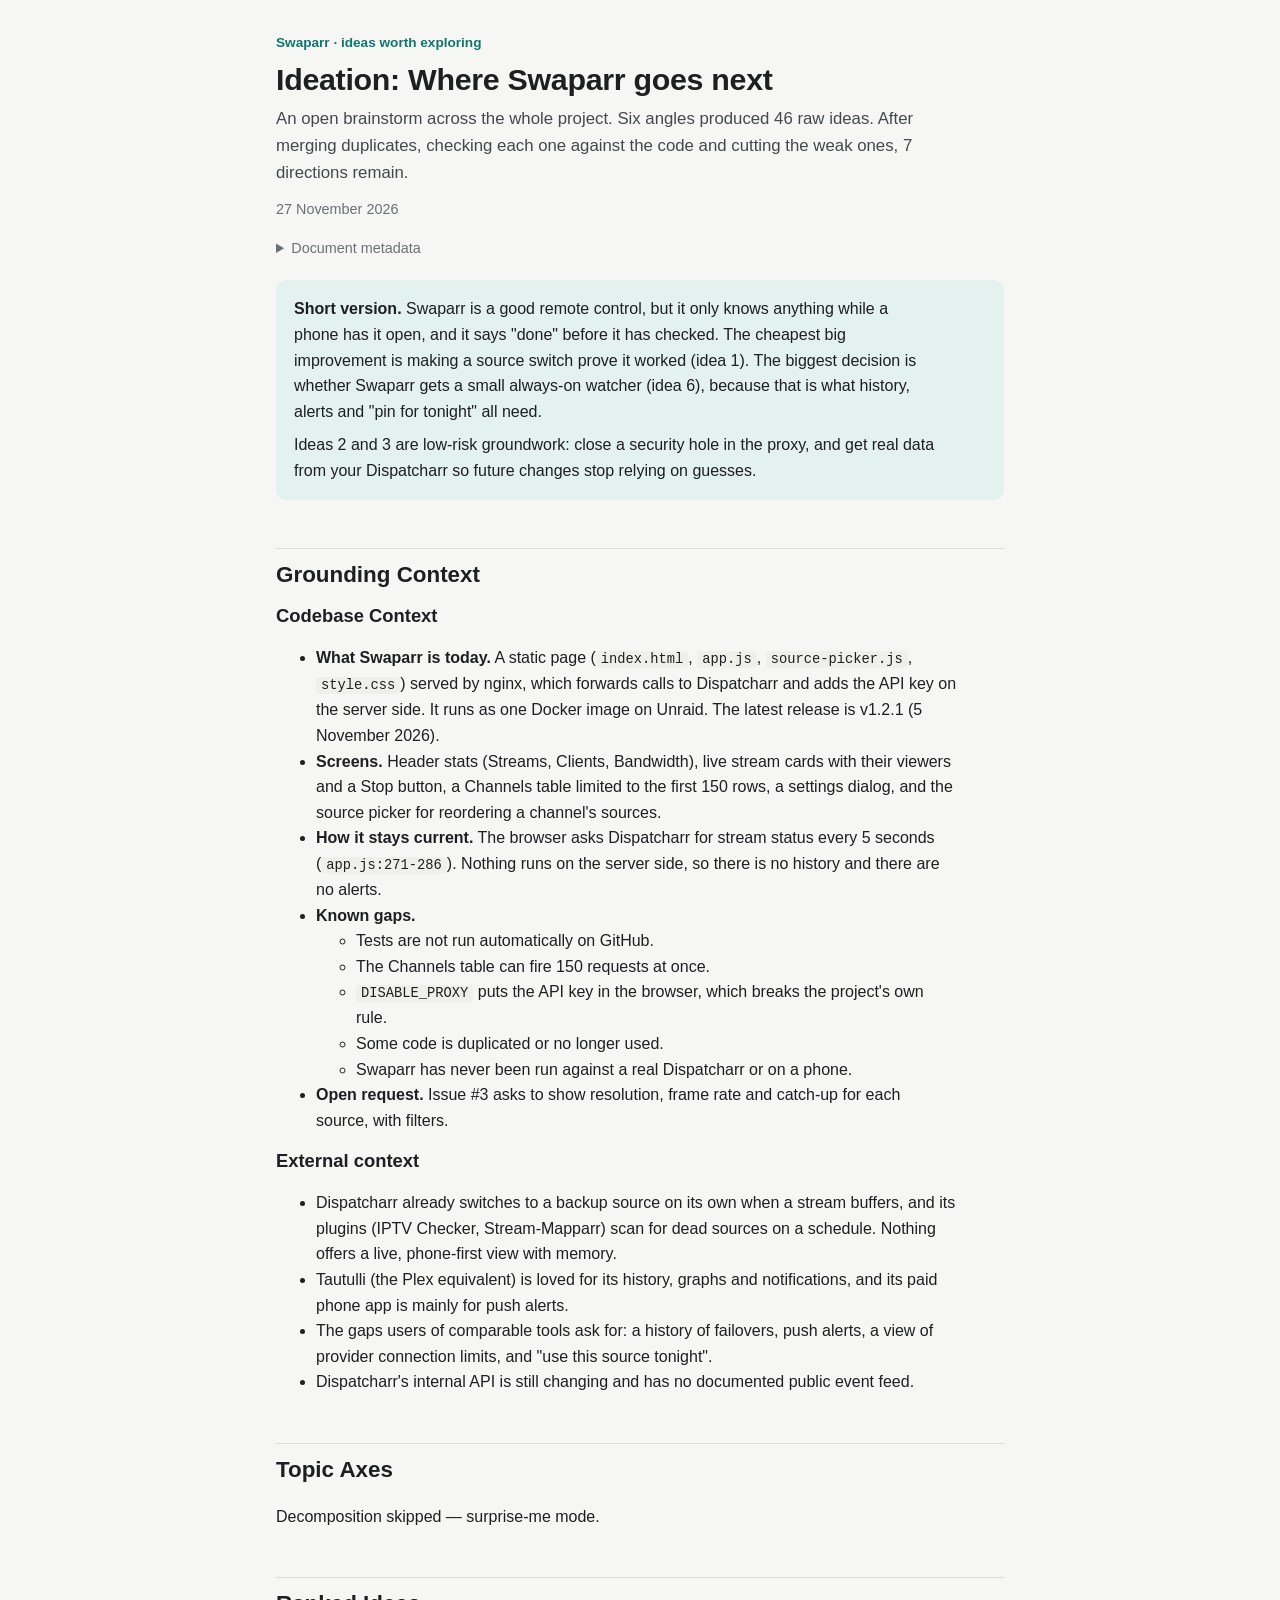
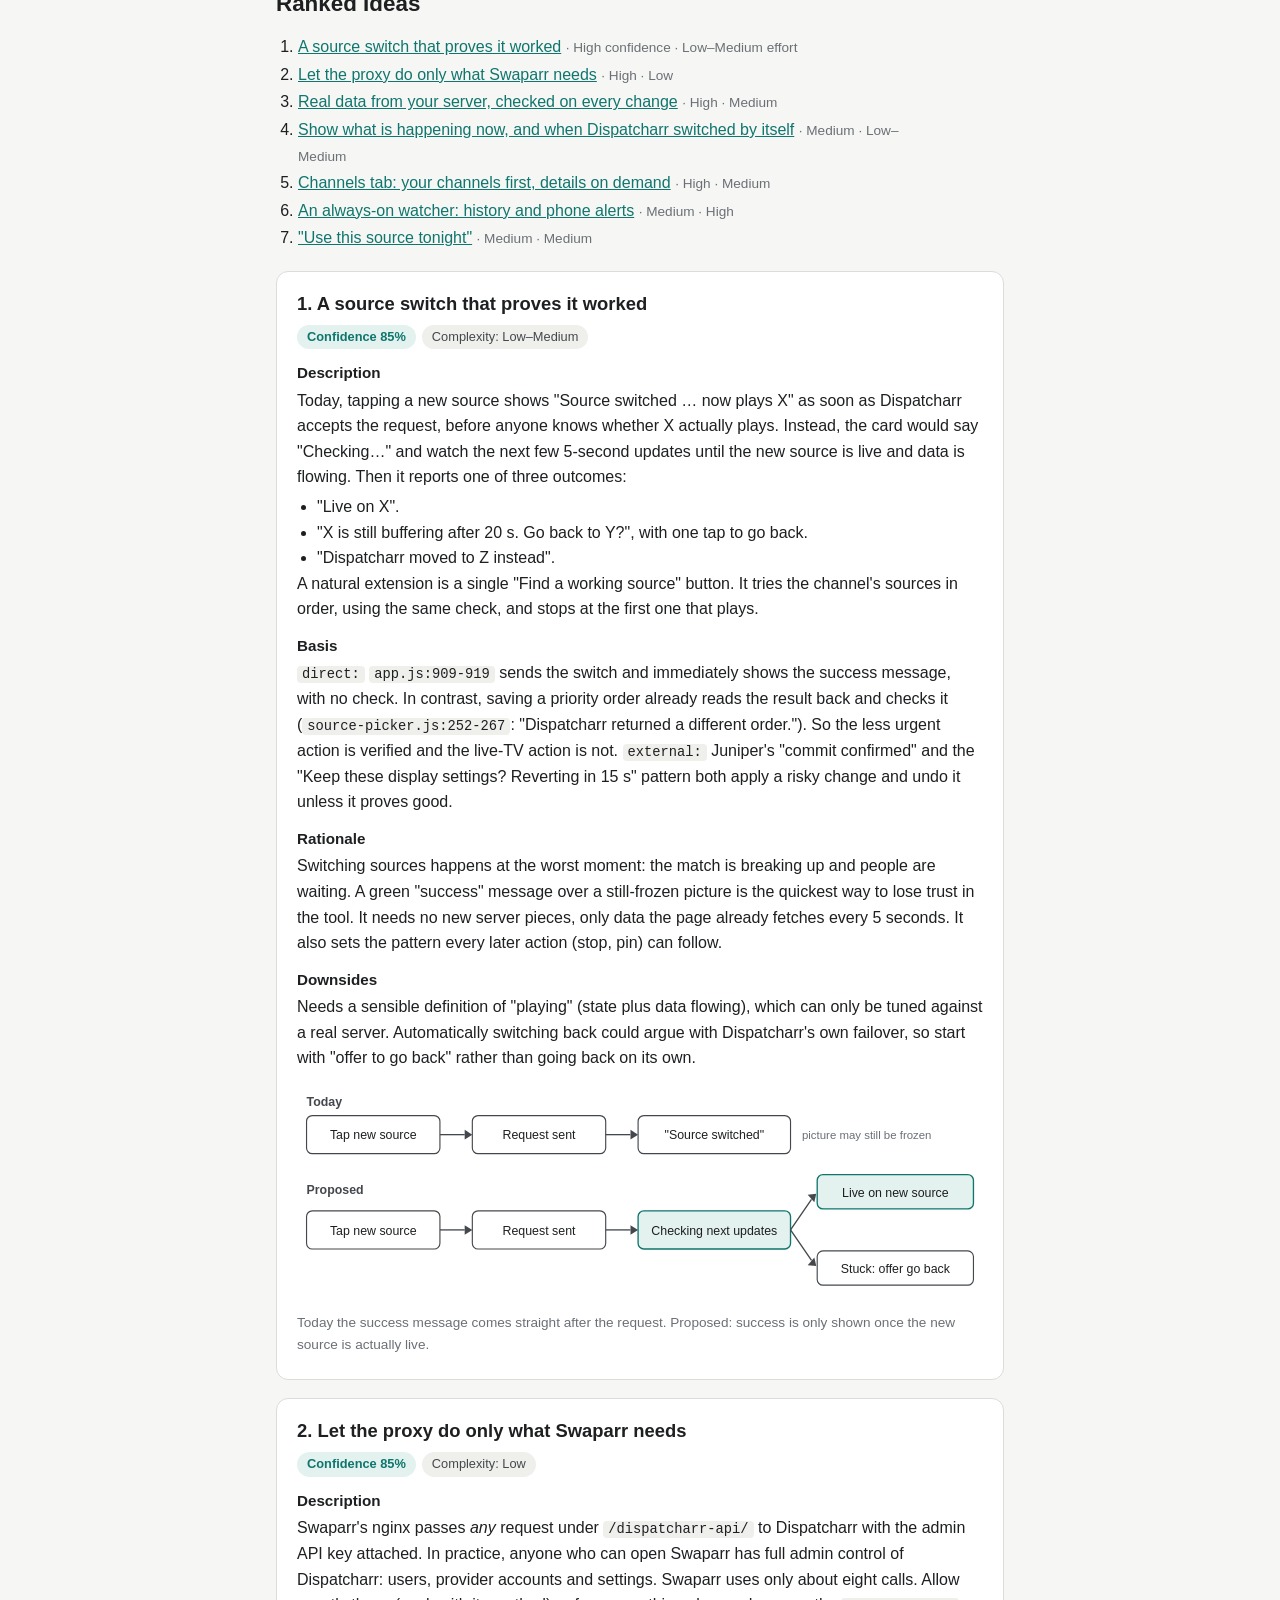
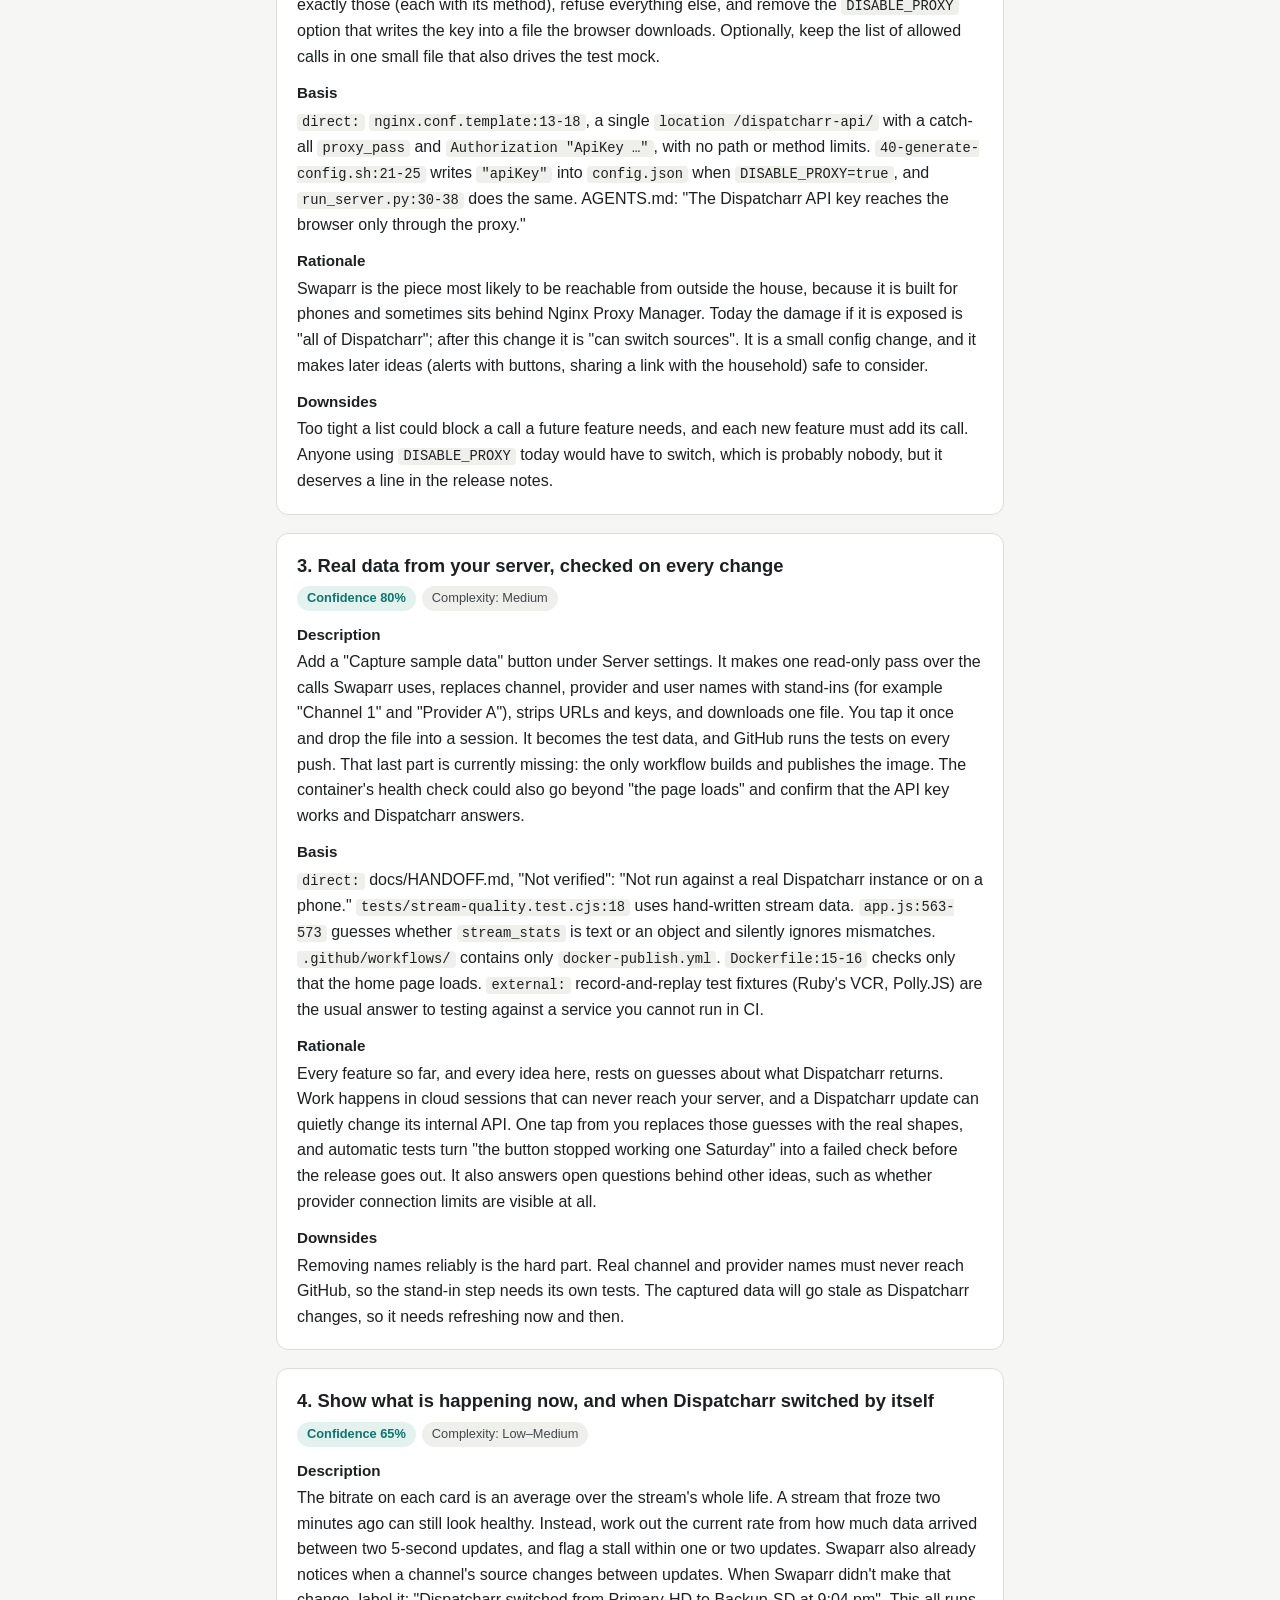
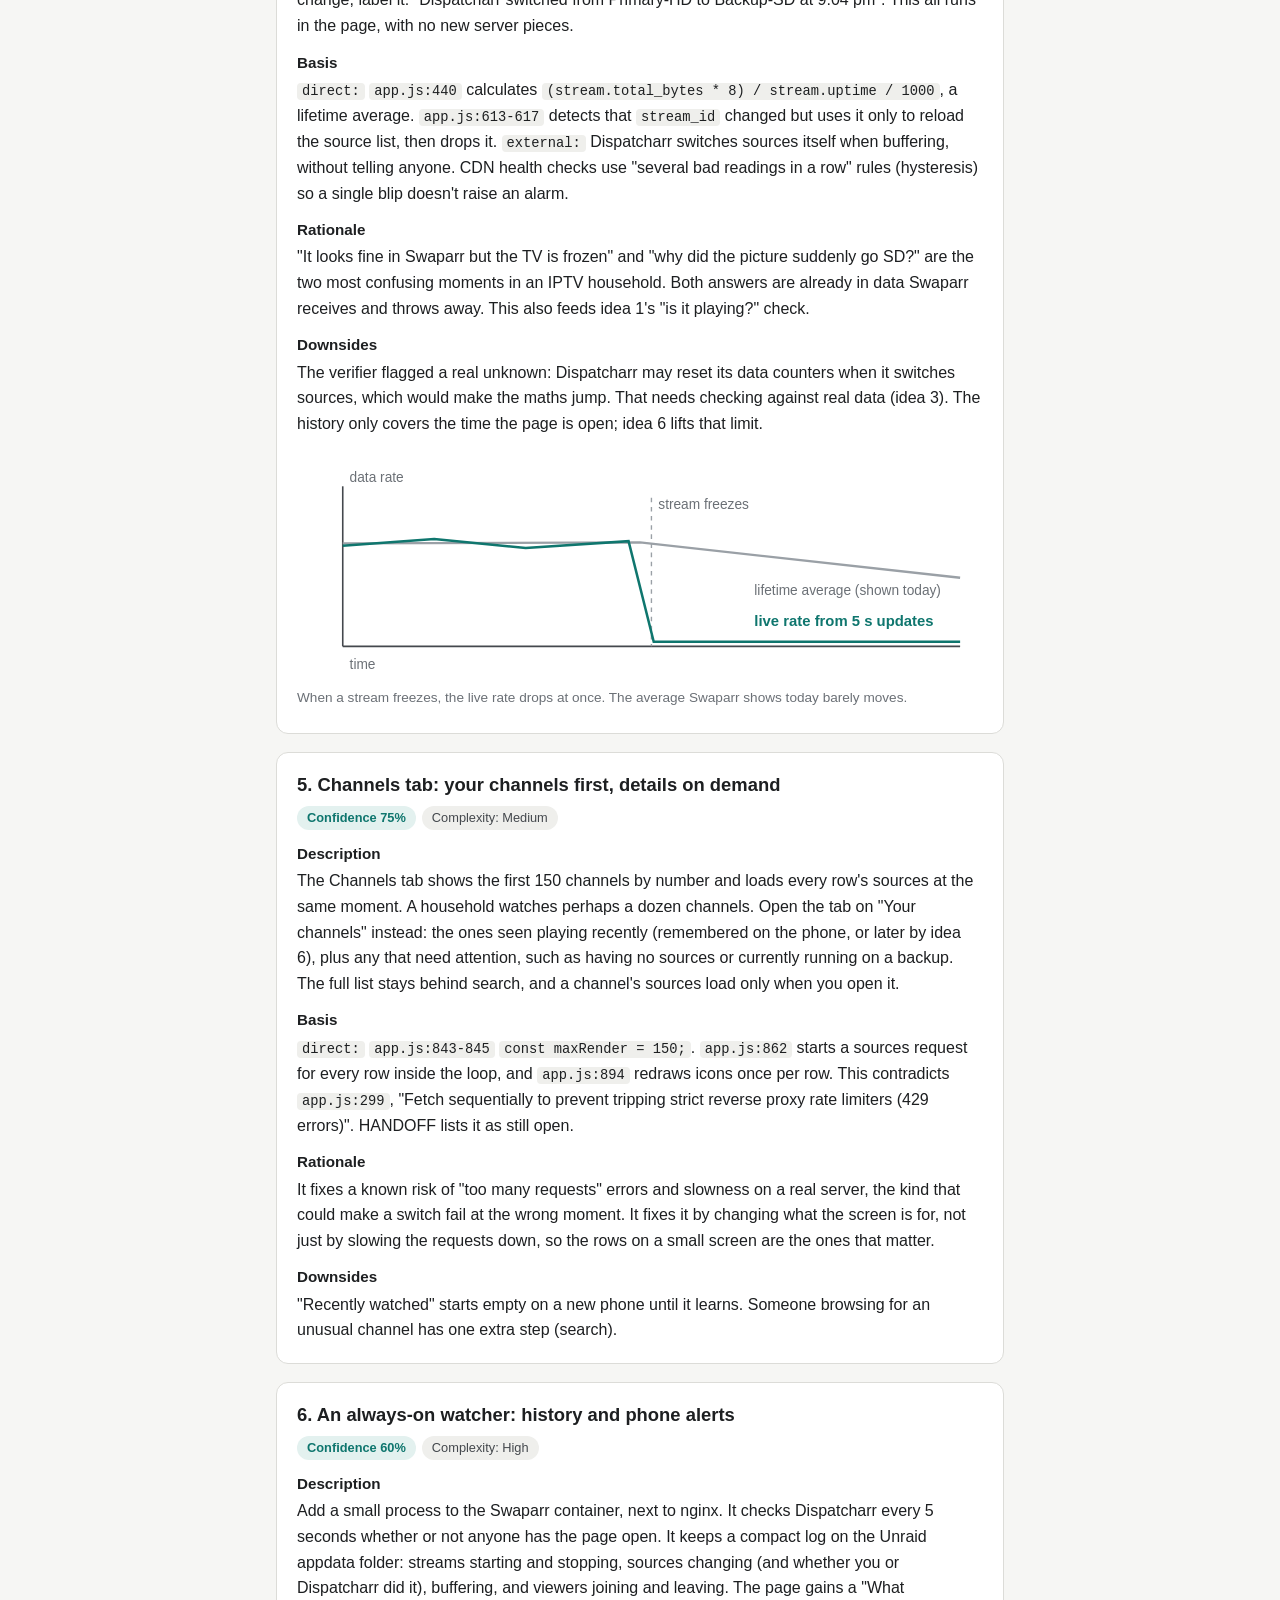
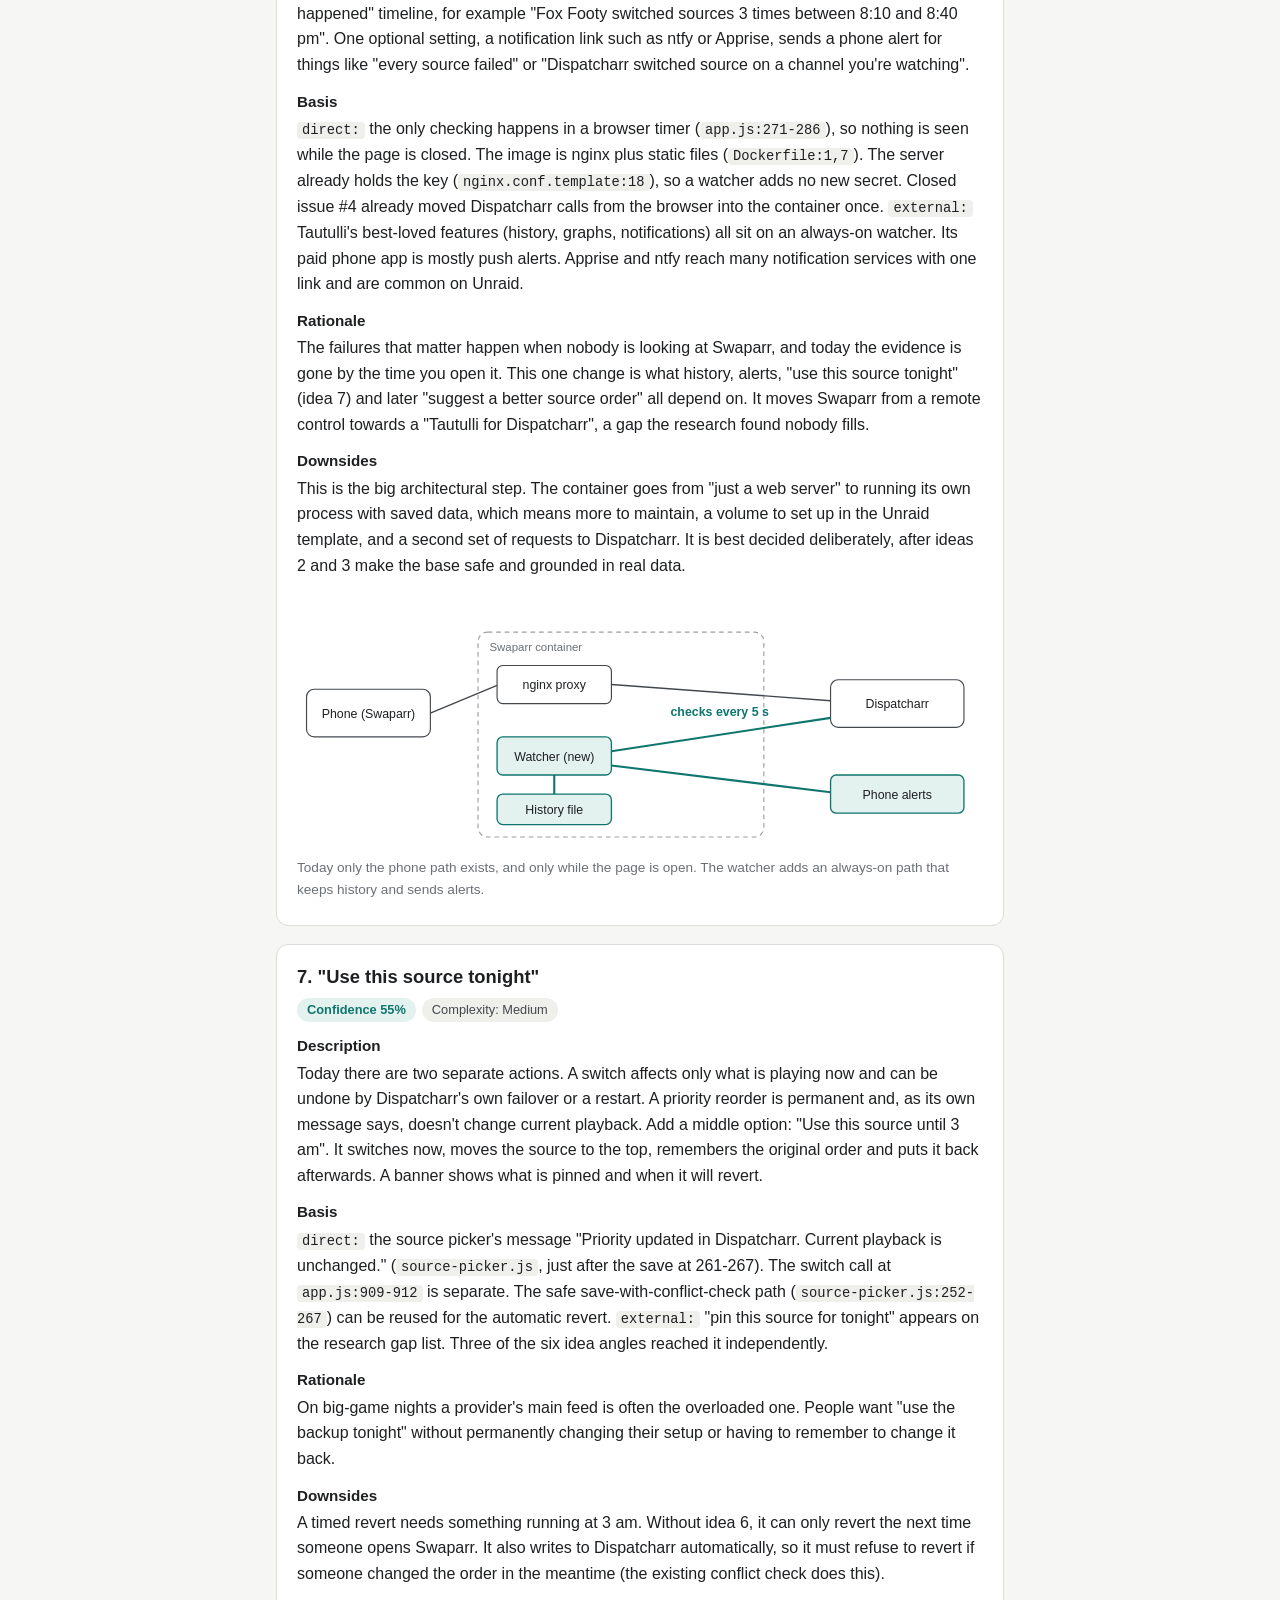
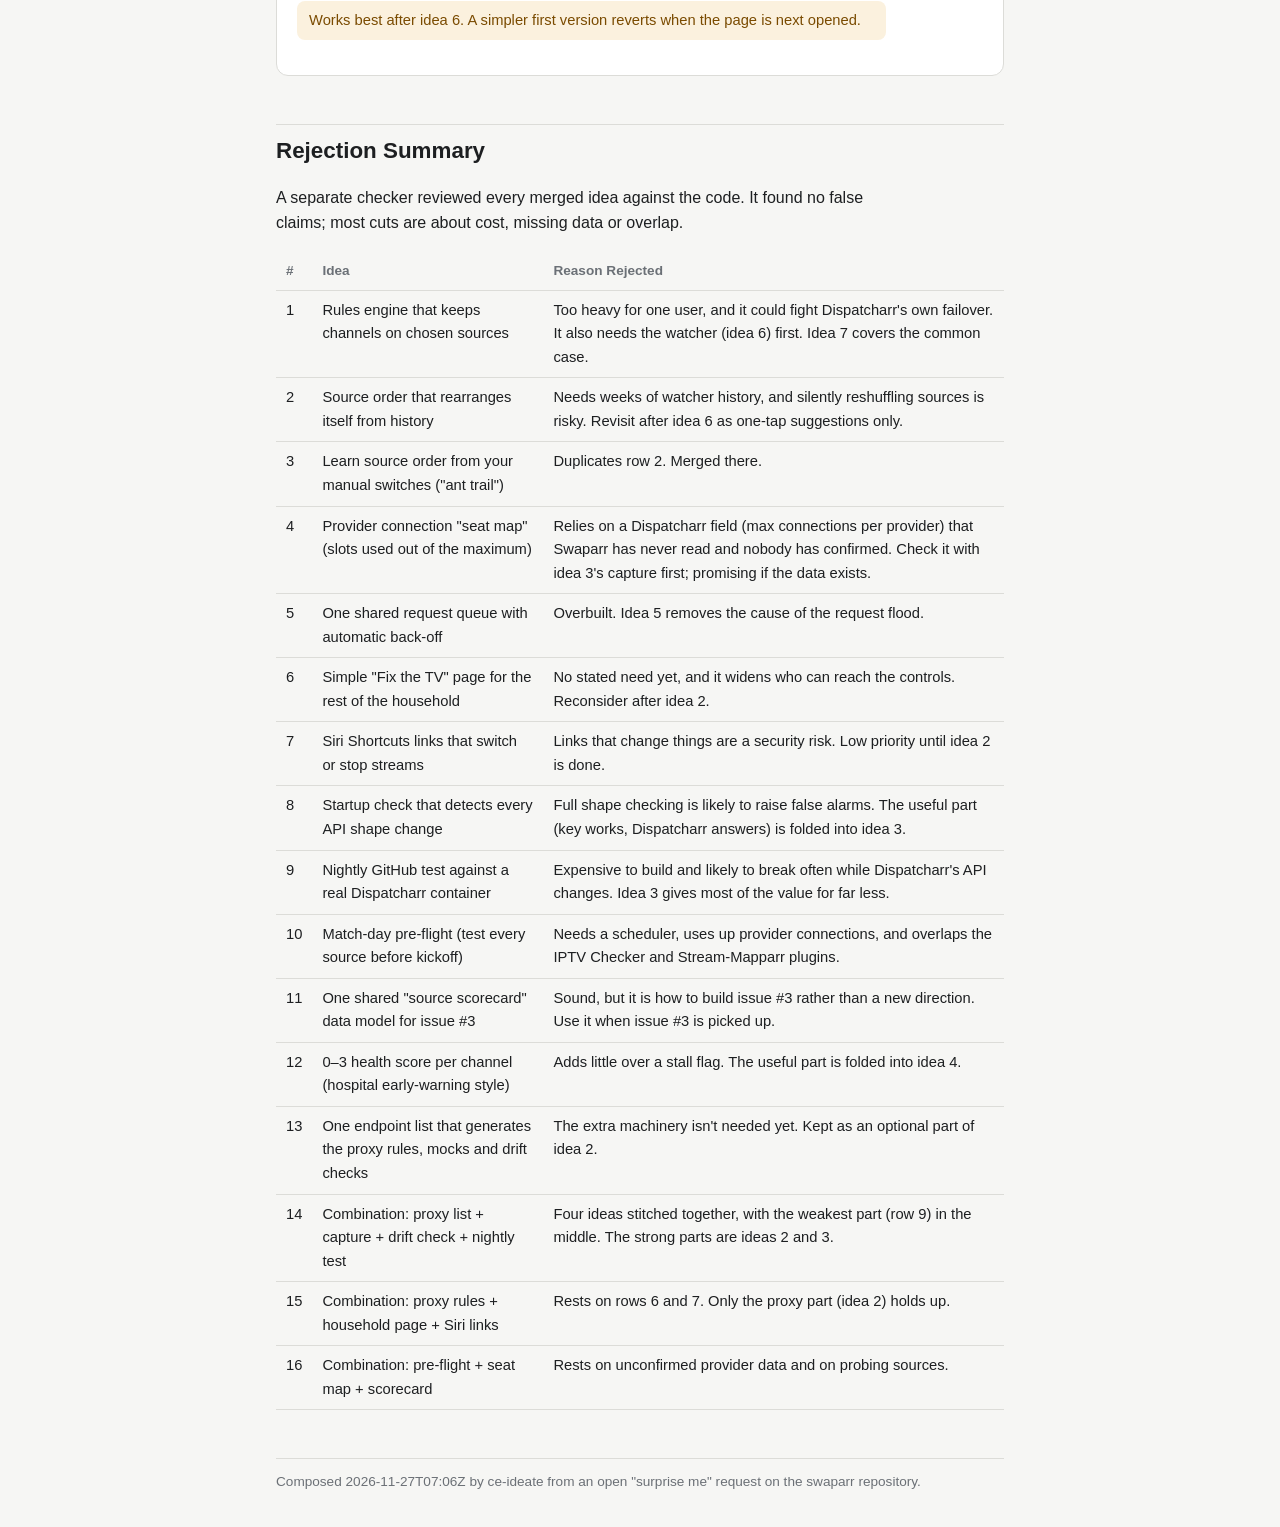
<file: docs/ideation/2026-11-27-open-ideation.html>
<!doctype html>
<html lang="en-AU">
<head>
<meta charset="utf-8">
<meta name="viewport" content="width=device-width, initial-scale=1">
<title>Ideation: Where Swaparr goes next</title>
<style>
  :root {
    --bg: #f6f6f4;
    --surface: #ffffff;
    --ink: #1d1f21;
    --ink-2: #44484d;
    --ink-3: #6b7076;
    --line: #dcdcd8;
    --accent: #0f766e;
    --accent-tint: #e3f1ef;
    --warn-tint: #fbf1de;
    --warn-ink: #7a4b00;
    --code-bg: #efefec;
    --svg-box: #ffffff;
    --svg-stroke: #44484d;
    --svg-muted: #9aa0a6;
  }
  @media (prefers-color-scheme: dark) {
    :root {
      --bg: #161718;
      --surface: #1f2123;
      --ink: #ececea;
      --ink-2: #c2c4c6;
      --ink-3: #93979b;
      --line: #34373a;
      --accent: #4fb8ad;
      --accent-tint: #1d3532;
      --warn-tint: #3a2f1a;
      --warn-ink: #f0c97a;
      --code-bg: #2a2c2f;
      --svg-box: #24272a;
      --svg-stroke: #c2c4c6;
      --svg-muted: #6b7076;
    }
  }
  * { box-sizing: border-box; }
  html { -webkit-text-size-adjust: 100%; }
  body {
    margin: 0;
    background: var(--bg);
    color: var(--ink);
    font: 16px/1.6 -apple-system, BlinkMacSystemFont, "Segoe UI", Roboto, "Helvetica Neue", Arial, sans-serif;
  }
  main { max-width: 760px; margin: 0 auto; padding: 32px 16px 48px; }
  header h1 { font-size: 1.9rem; line-height: 1.25; margin: 0 0 8px; letter-spacing: -0.01em; }
  .eyebrow { font-size: 0.85rem; color: var(--accent); font-weight: 600; margin: 0 0 6px; }
  .dek { color: var(--ink-2); margin: 0 0 12px; font-size: 1.05rem; }
  .byline { color: var(--ink-3); font-size: 0.9rem; margin: 0; }
  details.meta { margin: 16px 0 8px; font-size: 0.9rem; color: var(--ink-2); }
  details.meta summary { cursor: pointer; color: var(--ink-3); }
  details.meta dl { display: grid; grid-template-columns: max-content 1fr; gap: 4px 16px; margin: 8px 0 0; }
  details.meta dt { font-family: ui-monospace, SFMono-Regular, Menlo, monospace; color: var(--ink-3); }
  details.meta dd { margin: 0; }
  h2 { font-size: 1.4rem; margin: 48px 0 12px; padding-top: 8px; border-top: 1px solid var(--line); }
  h3 { font-size: 1.15rem; margin: 0 0 8px; line-height: 1.35; }
  p, li { max-width: 72ch; }
  code { font-family: ui-monospace, SFMono-Regular, Menlo, monospace; font-size: 0.86em; background: var(--code-bg); padding: 1px 5px; border-radius: 4px; word-break: break-word; }
  a { color: var(--accent); }
  .summary-box { background: var(--accent-tint); border-radius: 10px; padding: 16px 18px; margin: 20px 0; }
  .summary-box p { margin: 0 0 8px; }
  .summary-box p:last-child { margin-bottom: 0; }
  ol.jump { padding-left: 22px; margin: 0 0 20px; }
  ol.jump li { margin: 2px 0; }
  ol.jump .tag { color: var(--ink-3); font-size: 0.85rem; }
  article.idea { background: var(--surface); border: 1px solid var(--line); border-radius: 12px; padding: 20px; margin: 18px 0; }
  .chips { display: flex; flex-wrap: wrap; gap: 6px; margin: 0 0 12px; }
  .chip { font-size: 0.8rem; padding: 2px 10px; border-radius: 999px; background: var(--code-bg); color: var(--ink-2); }
  .chip.conf { background: var(--accent-tint); color: var(--accent); font-weight: 600; }
  article.idea dl { margin: 0; }
  article.idea dt { font-weight: 650; margin-top: 12px; font-size: 0.95rem; }
  article.idea dd { margin: 2px 0 0; color: var(--ink); }
  article.idea dd ul { margin: 4px 0 0; padding-left: 20px; }
  .depends { background: var(--warn-tint); color: var(--warn-ink); border-radius: 8px; padding: 8px 12px; margin-top: 14px; font-size: 0.92rem; }
  figure { margin: 16px 0 4px; }
  .svg-wrap { overflow-x: auto; }
  figure svg { display: block; width: 100%; min-width: 520px; height: auto; }
  figcaption { font-size: 0.85rem; color: var(--ink-3); margin-top: 6px; }
  svg .box { fill: var(--svg-box); stroke: var(--svg-stroke); stroke-width: 1.2; }
  svg .box-accent { fill: var(--accent-tint); stroke: var(--accent); stroke-width: 1.4; }
  svg .box-dash { fill: none; stroke: var(--svg-muted); stroke-width: 1.2; stroke-dasharray: 5 4; }
  svg .ln { stroke: var(--svg-stroke); stroke-width: 1.4; fill: none; }
  svg .ln-accent { stroke: var(--accent); stroke-width: 2.2; fill: none; }
  svg .ln-muted { stroke: var(--svg-muted); stroke-width: 2; fill: none; }
  svg .ln-dash { stroke: var(--svg-muted); stroke-width: 1.2; stroke-dasharray: 4 4; fill: none; }
  svg text { fill: var(--ink); font: 13px -apple-system, BlinkMacSystemFont, "Segoe UI", Roboto, sans-serif; }
  svg text.muted { fill: var(--ink-3); font-size: 12px; }
  svg text.lbl { font-weight: 600; fill: var(--ink-2); }
  svg text.acc { fill: var(--accent); font-weight: 600; }
  .table-wrap { overflow-x: auto; }
  table { border-collapse: collapse; width: 100%; font-size: 0.92rem; min-width: 520px; }
  th, td { text-align: left; vertical-align: top; padding: 8px 10px; border-bottom: 1px solid var(--line); }
  th { color: var(--ink-3); font-weight: 600; font-size: 0.85rem; }
  footer.composition-signal { margin-top: 48px; padding-top: 12px; border-top: 1px solid var(--line); color: var(--ink-3); font-size: 0.85rem; }
</style>
</head>
<body>
<main>

<header>
  <p class="eyebrow">Swaparr · ideas worth exploring</p>
  <h1>Ideation: Where Swaparr goes next</h1>
  <p class="dek">An open brainstorm across the whole project. Six angles produced 46 raw ideas. After merging duplicates, checking each one against the code and cutting the weak ones, 7 directions remain.</p>
  <p class="byline"><time datetime="2026-11-27">27 November 2026</time></p>
</header>

<details class="meta">
  <summary>Document metadata</summary>
  <dl>
    <dt>date</dt><dd>2026-11-27</dd>
    <dt>topic</dt><dd>open-ideation</dd>
    <dt>mode</dt><dd>repo-grounded</dd>
  </dl>
</details>

<div class="summary-box">
  <p><strong>Short version.</strong> Swaparr is a good remote control, but it only knows anything while a phone has it open, and it says "done" before it has checked. The cheapest big improvement is making a source switch prove it worked (idea 1). The biggest decision is whether Swaparr gets a small always-on watcher (idea 6), because that is what history, alerts and "pin for tonight" all need.</p>
  <p>Ideas 2 and 3 are low-risk groundwork: close a security hole in the proxy, and get real data from your Dispatcharr so future changes stop relying on guesses.</p>
</div>

<section id="grounding-context">
<h2>Grounding Context</h2>
<h3>Codebase Context</h3>
<ul>
  <li><strong>What Swaparr is today.</strong> A static page (<code>index.html</code>, <code>app.js</code>, <code>source-picker.js</code>, <code>style.css</code>) served by nginx, which forwards calls to Dispatcharr and adds the API key on the server side. It runs as one Docker image on Unraid. The latest release is v1.2.1 (5 November 2026).</li>
  <li><strong>Screens.</strong> Header stats (Streams, Clients, Bandwidth), live stream cards with their viewers and a Stop button, a Channels table limited to the first 150 rows, a settings dialog, and the source picker for reordering a channel's sources.</li>
  <li><strong>How it stays current.</strong> The browser asks Dispatcharr for stream status every 5 seconds (<code>app.js:271-286</code>). Nothing runs on the server side, so there is no history and there are no alerts.</li>
  <li><strong>Known gaps.</strong>
    <ul>
      <li>Tests are not run automatically on GitHub.</li>
      <li>The Channels table can fire 150 requests at once.</li>
      <li><code>DISABLE_PROXY</code> puts the API key in the browser, which breaks the project's own rule.</li>
      <li>Some code is duplicated or no longer used.</li>
      <li>Swaparr has never been run against a real Dispatcharr or on a phone.</li>
    </ul>
  </li>
  <li><strong>Open request.</strong> Issue #3 asks to show resolution, frame rate and catch-up for each source, with filters.</li>
</ul>
<h3>External context</h3>
<ul>
  <li>Dispatcharr already switches to a backup source on its own when a stream buffers, and its plugins (IPTV Checker, Stream-Mapparr) scan for dead sources on a schedule. Nothing offers a live, phone-first view with memory.</li>
  <li>Tautulli (the Plex equivalent) is loved for its history, graphs and notifications, and its paid phone app is mainly for push alerts.</li>
  <li>The gaps users of comparable tools ask for: a history of failovers, push alerts, a view of provider connection limits, and "use this source tonight".</li>
  <li>Dispatcharr's internal API is still changing and has no documented public event feed.</li>
</ul>
</section>

<section id="topic-axes">
<h2>Topic Axes</h2>
<p>Decomposition skipped — surprise-me mode.</p>
</section>

<section id="ranked-ideas">
<h2>Ranked Ideas</h2>
<ol class="jump">
  <li><a href="#idea-1">A source switch that proves it worked</a> <span class="tag">· High confidence · Low–Medium effort</span></li>
  <li><a href="#idea-2">Let the proxy do only what Swaparr needs</a> <span class="tag">· High · Low</span></li>
  <li><a href="#idea-3">Real data from your server, checked on every change</a> <span class="tag">· High · Medium</span></li>
  <li><a href="#idea-4">Show what is happening now, and when Dispatcharr switched by itself</a> <span class="tag">· Medium · Low–Medium</span></li>
  <li><a href="#idea-5">Channels tab: your channels first, details on demand</a> <span class="tag">· High · Medium</span></li>
  <li><a href="#idea-6">An always-on watcher: history and phone alerts</a> <span class="tag">· Medium · High</span></li>
  <li><a href="#idea-7">"Use this source tonight"</a> <span class="tag">· Medium · Medium</span></li>
</ol>

<article class="idea" id="idea-1">
  <h3>1. A source switch that proves it worked</h3>
  <div class="chips"><span class="chip conf">Confidence 85%</span><span class="chip">Complexity: Low–Medium</span></div>
  <dl>
    <dt>Description</dt>
    <dd>Today, tapping a new source shows "Source switched … now plays X" as soon as Dispatcharr accepts the request, before anyone knows whether X actually plays. Instead, the card would say "Checking…" and watch the next few 5-second updates until the new source is live and data is flowing. Then it reports one of three outcomes:
      <ul>
        <li>"Live on X".</li>
        <li>"X is still buffering after 20 s. Go back to Y?", with one tap to go back.</li>
        <li>"Dispatcharr moved to Z instead".</li>
      </ul>
      A natural extension is a single "Find a working source" button. It tries the channel's sources in order, using the same check, and stops at the first one that plays.</dd>
    <dt>Basis</dt>
    <dd><code>direct:</code> <code>app.js:909-919</code> sends the switch and immediately shows the success message, with no check. In contrast, saving a priority order already reads the result back and checks it (<code>source-picker.js:252-267</code>: "Dispatcharr returned a different order."). So the less urgent action is verified and the live-TV action is not. <code>external:</code> Juniper's "commit confirmed" and the "Keep these display settings? Reverting in 15 s" pattern both apply a risky change and undo it unless it proves good.</dd>
    <dt>Rationale</dt>
    <dd>Switching sources happens at the worst moment: the match is breaking up and people are waiting. A green "success" message over a still-frozen picture is the quickest way to lose trust in the tool. It needs no new server pieces, only data the page already fetches every 5 seconds. It also sets the pattern every later action (stop, pin) can follow.</dd>
    <dt>Downsides</dt>
    <dd>Needs a sensible definition of "playing" (state plus data flowing), which can only be tuned against a real server. Automatically switching back could argue with Dispatcharr's own failover, so start with "offer to go back" rather than going back on its own.</dd>
  </dl>
  <figure>
    <div class="svg-wrap">
    <svg viewBox="0 0 720 230" role="img" aria-label="Today a switch goes straight from request to success message. Proposed: the switch is followed by watching the next updates, which ends in either live on the new source or an offer to go back.">
      <text class="lbl" x="10" y="20">Today</text>
      <rect class="box" x="10" y="30" width="140" height="40" rx="6"/>
      <text x="80" y="55" text-anchor="middle">Tap new source</text>
      <line class="ln" x1="150" y1="50" x2="176" y2="50"/><polygon points="176,45 184,50 176,55" fill="var(--svg-stroke)"/>
      <rect class="box" x="184" y="30" width="140" height="40" rx="6"/>
      <text x="254" y="55" text-anchor="middle">Request sent</text>
      <line class="ln" x1="324" y1="50" x2="350" y2="50"/><polygon points="350,45 358,50 350,55" fill="var(--svg-stroke)"/>
      <rect class="box" x="358" y="30" width="160" height="40" rx="6"/>
      <text x="438" y="55" text-anchor="middle">"Source switched"</text>
      <text class="muted" x="530" y="55">picture may still be frozen</text>

      <text class="lbl" x="10" y="112">Proposed</text>
      <rect class="box" x="10" y="130" width="140" height="40" rx="6"/>
      <text x="80" y="155" text-anchor="middle">Tap new source</text>
      <line class="ln" x1="150" y1="150" x2="176" y2="150"/><polygon points="176,145 184,150 176,155" fill="var(--svg-stroke)"/>
      <rect class="box" x="184" y="130" width="140" height="40" rx="6"/>
      <text x="254" y="155" text-anchor="middle">Request sent</text>
      <line class="ln" x1="324" y1="150" x2="350" y2="150"/><polygon points="350,145 358,150 350,155" fill="var(--svg-stroke)"/>
      <rect class="box-accent" x="358" y="130" width="160" height="40" rx="6"/>
      <text x="438" y="155" text-anchor="middle">Checking next updates</text>
      <line class="ln" x1="518" y1="150" x2="540" y2="118"/><polygon points="536,113 545,112 543,121" fill="var(--svg-stroke)"/>
      <line class="ln" x1="518" y1="150" x2="540" y2="182"/><polygon points="543,179 545,188 536,187" fill="var(--svg-stroke)"/>
      <rect class="box-accent" x="546" y="92" width="164" height="36" rx="6"/>
      <text x="628" y="115" text-anchor="middle">Live on new source</text>
      <rect class="box" x="546" y="172" width="164" height="36" rx="6"/>
      <text x="628" y="195" text-anchor="middle">Stuck: offer go back</text>
    </svg>
    </div>
    <figcaption>Today the success message comes straight after the request. Proposed: success is only shown once the new source is actually live.</figcaption>
  </figure>
</article>

<article class="idea" id="idea-2">
  <h3>2. Let the proxy do only what Swaparr needs</h3>
  <div class="chips"><span class="chip conf">Confidence 85%</span><span class="chip">Complexity: Low</span></div>
  <dl>
    <dt>Description</dt>
    <dd>Swaparr's nginx passes <em>any</em> request under <code>/dispatcharr-api/</code> to Dispatcharr with the admin API key attached. In practice, anyone who can open Swaparr has full admin control of Dispatcharr: users, provider accounts and settings. Swaparr uses only about eight calls. Allow exactly those (each with its method), refuse everything else, and remove the <code>DISABLE_PROXY</code> option that writes the key into a file the browser downloads. Optionally, keep the list of allowed calls in one small file that also drives the test mock.</dd>
    <dt>Basis</dt>
    <dd><code>direct:</code> <code>nginx.conf.template:13-18</code>, a single <code>location /dispatcharr-api/</code> with a catch-all <code>proxy_pass</code> and <code>Authorization "ApiKey …"</code>, with no path or method limits. <code>40-generate-config.sh:21-25</code> writes <code>"apiKey"</code> into <code>config.json</code> when <code>DISABLE_PROXY=true</code>, and <code>run_server.py:30-38</code> does the same. AGENTS.md: "The Dispatcharr API key reaches the browser only through the proxy."</dd>
    <dt>Rationale</dt>
    <dd>Swaparr is the piece most likely to be reachable from outside the house, because it is built for phones and sometimes sits behind Nginx Proxy Manager. Today the damage if it is exposed is "all of Dispatcharr"; after this change it is "can switch sources". It is a small config change, and it makes later ideas (alerts with buttons, sharing a link with the household) safe to consider.</dd>
    <dt>Downsides</dt>
    <dd>Too tight a list could block a call a future feature needs, and each new feature must add its call. Anyone using <code>DISABLE_PROXY</code> today would have to switch, which is probably nobody, but it deserves a line in the release notes.</dd>
  </dl>
</article>

<article class="idea" id="idea-3">
  <h3>3. Real data from your server, checked on every change</h3>
  <div class="chips"><span class="chip conf">Confidence 80%</span><span class="chip">Complexity: Medium</span></div>
  <dl>
    <dt>Description</dt>
    <dd>Add a "Capture sample data" button under Server settings. It makes one read-only pass over the calls Swaparr uses, replaces channel, provider and user names with stand-ins (for example "Channel 1" and "Provider A"), strips URLs and keys, and downloads one file. You tap it once and drop the file into a session. It becomes the test data, and GitHub runs the tests on every push. That last part is currently missing: the only workflow builds and publishes the image. The container's health check could also go beyond "the page loads" and confirm that the API key works and Dispatcharr answers.</dd>
    <dt>Basis</dt>
    <dd><code>direct:</code> docs/HANDOFF.md, "Not verified": "Not run against a real Dispatcharr instance or on a phone." <code>tests/stream-quality.test.cjs:18</code> uses hand-written stream data. <code>app.js:563-573</code> guesses whether <code>stream_stats</code> is text or an object and silently ignores mismatches. <code>.github/workflows/</code> contains only <code>docker-publish.yml</code>. <code>Dockerfile:15-16</code> checks only that the home page loads. <code>external:</code> record-and-replay test fixtures (Ruby's VCR, Polly.JS) are the usual answer to testing against a service you cannot run in CI.</dd>
    <dt>Rationale</dt>
    <dd>Every feature so far, and every idea here, rests on guesses about what Dispatcharr returns. Work happens in cloud sessions that can never reach your server, and a Dispatcharr update can quietly change its internal API. One tap from you replaces those guesses with the real shapes, and automatic tests turn "the button stopped working one Saturday" into a failed check before the release goes out. It also answers open questions behind other ideas, such as whether provider connection limits are visible at all.</dd>
    <dt>Downsides</dt>
    <dd>Removing names reliably is the hard part. Real channel and provider names must never reach GitHub, so the stand-in step needs its own tests. The captured data will go stale as Dispatcharr changes, so it needs refreshing now and then.</dd>
  </dl>
</article>

<article class="idea" id="idea-4">
  <h3>4. Show what is happening now, and when Dispatcharr switched by itself</h3>
  <div class="chips"><span class="chip conf">Confidence 65%</span><span class="chip">Complexity: Low–Medium</span></div>
  <dl>
    <dt>Description</dt>
    <dd>The bitrate on each card is an average over the stream's whole life. A stream that froze two minutes ago can still look healthy. Instead, work out the current rate from how much data arrived between two 5-second updates, and flag a stall within one or two updates. Swaparr also already notices when a channel's source changes between updates. When Swaparr didn't make that change, label it: "Dispatcharr switched from Primary-HD to Backup-SD at 9:04 pm". This all runs in the page, with no new server pieces.</dd>
    <dt>Basis</dt>
    <dd><code>direct:</code> <code>app.js:440</code> calculates <code>(stream.total_bytes * 8) / stream.uptime / 1000</code>, a lifetime average. <code>app.js:613-617</code> detects that <code>stream_id</code> changed but uses it only to reload the source list, then drops it. <code>external:</code> Dispatcharr switches sources itself when buffering, without telling anyone. CDN health checks use "several bad readings in a row" rules (hysteresis) so a single blip doesn't raise an alarm.</dd>
    <dt>Rationale</dt>
    <dd>"It looks fine in Swaparr but the TV is frozen" and "why did the picture suddenly go SD?" are the two most confusing moments in an IPTV household. Both answers are already in data Swaparr receives and throws away. This also feeds idea 1's "is it playing?" check.</dd>
    <dt>Downsides</dt>
    <dd>The verifier flagged a real unknown: Dispatcharr may reset its data counters when it switches sources, which would make the maths jump. That needs checking against real data (idea 3). The history only covers the time the page is open; idea 6 lifts that limit.</dd>
  </dl>
  <figure>
    <div class="svg-wrap">
    <svg viewBox="0 0 600 200" role="img" aria-label="When a stream stalls, the live rate drops to zero straight away, while the lifetime average shown today barely moves.">
      <line class="ln" x1="40" y1="170" x2="580" y2="170"/>
      <line class="ln" x1="40" y1="30" x2="40" y2="170"/>
      <text class="muted" x="46" y="190">time</text>
      <text class="muted" x="46" y="26">data rate</text>
      <line class="ln-dash" x1="310" y1="40" x2="310" y2="170"/>
      <text class="muted" x="316" y="50">stream freezes</text>
      <polyline class="ln-muted" points="40,80 300,79 580,110"/>
      <polyline class="ln-accent" points="40,82 120,76 200,84 290,78 312,166 580,166"/>
      <text x="400" y="125" class="muted">lifetime average (shown today)</text>
      <text x="400" y="152" class="acc">live rate from 5 s updates</text>
    </svg>
    </div>
    <figcaption>When a stream freezes, the live rate drops at once. The average Swaparr shows today barely moves.</figcaption>
  </figure>
</article>

<article class="idea" id="idea-5">
  <h3>5. Channels tab: your channels first, details on demand</h3>
  <div class="chips"><span class="chip conf">Confidence 75%</span><span class="chip">Complexity: Medium</span></div>
  <dl>
    <dt>Description</dt>
    <dd>The Channels tab shows the first 150 channels by number and loads every row's sources at the same moment. A household watches perhaps a dozen channels. Open the tab on "Your channels" instead: the ones seen playing recently (remembered on the phone, or later by idea 6), plus any that need attention, such as having no sources or currently running on a backup. The full list stays behind search, and a channel's sources load only when you open it.</dd>
    <dt>Basis</dt>
    <dd><code>direct:</code> <code>app.js:843-845</code> <code>const maxRender = 150;</code>. <code>app.js:862</code> starts a sources request for every row inside the loop, and <code>app.js:894</code> redraws icons once per row. This contradicts <code>app.js:299</code>, "Fetch sequentially to prevent tripping strict reverse proxy rate limiters (429 errors)". HANDOFF lists it as still open.</dd>
    <dt>Rationale</dt>
    <dd>It fixes a known risk of "too many requests" errors and slowness on a real server, the kind that could make a switch fail at the wrong moment. It fixes it by changing what the screen is for, not just by slowing the requests down, so the rows on a small screen are the ones that matter.</dd>
    <dt>Downsides</dt>
    <dd>"Recently watched" starts empty on a new phone until it learns. Someone browsing for an unusual channel has one extra step (search).</dd>
  </dl>
</article>

<article class="idea" id="idea-6">
  <h3>6. An always-on watcher: history and phone alerts</h3>
  <div class="chips"><span class="chip conf">Confidence 60%</span><span class="chip">Complexity: High</span></div>
  <dl>
    <dt>Description</dt>
    <dd>Add a small process to the Swaparr container, next to nginx. It checks Dispatcharr every 5 seconds whether or not anyone has the page open. It keeps a compact log on the Unraid appdata folder: streams starting and stopping, sources changing (and whether you or Dispatcharr did it), buffering, and viewers joining and leaving. The page gains a "What happened" timeline, for example "Fox Footy switched sources 3 times between 8:10 and 8:40 pm". One optional setting, a notification link such as ntfy or Apprise, sends a phone alert for things like "every source failed" or "Dispatcharr switched source on a channel you're watching".</dd>
    <dt>Basis</dt>
    <dd><code>direct:</code> the only checking happens in a browser timer (<code>app.js:271-286</code>), so nothing is seen while the page is closed. The image is nginx plus static files (<code>Dockerfile:1,7</code>). The server already holds the key (<code>nginx.conf.template:18</code>), so a watcher adds no new secret. Closed issue #4 already moved Dispatcharr calls from the browser into the container once. <code>external:</code> Tautulli's best-loved features (history, graphs, notifications) all sit on an always-on watcher. Its paid phone app is mostly push alerts. Apprise and ntfy reach many notification services with one link and are common on Unraid.</dd>
    <dt>Rationale</dt>
    <dd>The failures that matter happen when nobody is looking at Swaparr, and today the evidence is gone by the time you open it. This one change is what history, alerts, "use this source tonight" (idea 7) and later "suggest a better source order" all depend on. It moves Swaparr from a remote control towards a "Tautulli for Dispatcharr", a gap the research found nobody fills.</dd>
    <dt>Downsides</dt>
    <dd>This is the big architectural step. The container goes from "just a web server" to running its own process with saved data, which means more to maintain, a volume to set up in the Unraid template, and a second set of requests to Dispatcharr. It is best decided deliberately, after ideas 2 and 3 make the base safe and grounded in real data.</dd>
  </dl>
  <figure>
    <div class="svg-wrap">
    <svg viewBox="0 0 720 270" role="img" aria-label="The phone talks to nginx in the Swaparr container, which talks to Dispatcharr. A new watcher in the same container also checks Dispatcharr, writes a history file and sends phone alerts.">
      <rect class="box" x="10" y="100" width="130" height="50" rx="8"/>
      <text x="75" y="130" text-anchor="middle">Phone (Swaparr)</text>
      <rect class="box-dash" x="190" y="40" width="300" height="215" rx="10"/>
      <text class="muted" x="202" y="60">Swaparr container</text>
      <rect class="box" x="210" y="75" width="120" height="40" rx="6"/>
      <text x="270" y="100" text-anchor="middle">nginx proxy</text>
      <rect class="box-accent" x="210" y="150" width="120" height="40" rx="6"/>
      <text x="270" y="175" text-anchor="middle">Watcher (new)</text>
      <rect class="box-accent" x="210" y="210" width="120" height="32" rx="6"/>
      <text x="270" y="231" text-anchor="middle">History file</text>
      <rect class="box" x="560" y="90" width="140" height="50" rx="8"/>
      <text x="630" y="120" text-anchor="middle">Dispatcharr</text>
      <rect class="box-accent" x="560" y="190" width="140" height="40" rx="6"/>
      <text x="630" y="215" text-anchor="middle">Phone alerts</text>
      <line class="ln" x1="140" y1="125" x2="210" y2="96"/>
      <line class="ln" x1="330" y1="95" x2="560" y2="112"/>
      <line class="ln-accent" x1="330" y1="165" x2="560" y2="130"/>
      <text class="acc" x="392" y="128">checks every 5 s</text>
      <line class="ln-accent" x1="270" y1="190" x2="270" y2="210"/>
      <line class="ln-accent" x1="330" y1="180" x2="560" y2="208"/>
    </svg>
    </div>
    <figcaption>Today only the phone path exists, and only while the page is open. The watcher adds an always-on path that keeps history and sends alerts.</figcaption>
  </figure>
</article>

<article class="idea" id="idea-7">
  <h3>7. "Use this source tonight"</h3>
  <div class="chips"><span class="chip conf">Confidence 55%</span><span class="chip">Complexity: Medium</span></div>
  <dl>
    <dt>Description</dt>
    <dd>Today there are two separate actions. A switch affects only what is playing now and can be undone by Dispatcharr's own failover or a restart. A priority reorder is permanent and, as its own message says, doesn't change current playback. Add a middle option: "Use this source until 3 am". It switches now, moves the source to the top, remembers the original order and puts it back afterwards. A banner shows what is pinned and when it will revert.</dd>
    <dt>Basis</dt>
    <dd><code>direct:</code> the source picker's message "Priority updated in Dispatcharr. Current playback is unchanged." (<code>source-picker.js</code>, just after the save at 261-267). The switch call at <code>app.js:909-912</code> is separate. The safe save-with-conflict-check path (<code>source-picker.js:252-267</code>) can be reused for the automatic revert. <code>external:</code> "pin this source for tonight" appears on the research gap list. Three of the six idea angles reached it independently.</dd>
    <dt>Rationale</dt>
    <dd>On big-game nights a provider's main feed is often the overloaded one. People want "use the backup tonight" without permanently changing their setup or having to remember to change it back.</dd>
    <dt>Downsides</dt>
    <dd>A timed revert needs something running at 3 am. Without idea 6, it can only revert the next time someone opens Swaparr. It also writes to Dispatcharr automatically, so it must refuse to revert if someone changed the order in the meantime (the existing conflict check does this).</dd>
  </dl>
  <p class="depends">Works best after idea 6. A simpler first version reverts when the page is next opened.</p>
</article>
</section>

<section id="rejection-summary">
<h2>Rejection Summary</h2>
<p>A separate checker reviewed every merged idea against the code. It found no false claims; most cuts are about cost, missing data or overlap.</p>
<div class="table-wrap">
<table>
  <thead><tr><th>#</th><th>Idea</th><th>Reason Rejected</th></tr></thead>
  <tbody>
    <tr><td>1</td><td>Rules engine that keeps channels on chosen sources</td><td>Too heavy for one user, and it could fight Dispatcharr's own failover. It also needs the watcher (idea 6) first. Idea 7 covers the common case.</td></tr>
    <tr><td>2</td><td>Source order that rearranges itself from history</td><td>Needs weeks of watcher history, and silently reshuffling sources is risky. Revisit after idea 6 as one-tap suggestions only.</td></tr>
    <tr><td>3</td><td>Learn source order from your manual switches ("ant trail")</td><td>Duplicates row 2. Merged there.</td></tr>
    <tr><td>4</td><td>Provider connection "seat map" (slots used out of the maximum)</td><td>Relies on a Dispatcharr field (max connections per provider) that Swaparr has never read and nobody has confirmed. Check it with idea 3's capture first; promising if the data exists.</td></tr>
    <tr><td>5</td><td>One shared request queue with automatic back-off</td><td>Overbuilt. Idea 5 removes the cause of the request flood.</td></tr>
    <tr><td>6</td><td>Simple "Fix the TV" page for the rest of the household</td><td>No stated need yet, and it widens who can reach the controls. Reconsider after idea 2.</td></tr>
    <tr><td>7</td><td>Siri Shortcuts links that switch or stop streams</td><td>Links that change things are a security risk. Low priority until idea 2 is done.</td></tr>
    <tr><td>8</td><td>Startup check that detects every API shape change</td><td>Full shape checking is likely to raise false alarms. The useful part (key works, Dispatcharr answers) is folded into idea 3.</td></tr>
    <tr><td>9</td><td>Nightly GitHub test against a real Dispatcharr container</td><td>Expensive to build and likely to break often while Dispatcharr's API changes. Idea 3 gives most of the value for far less.</td></tr>
    <tr><td>10</td><td>Match-day pre-flight (test every source before kickoff)</td><td>Needs a scheduler, uses up provider connections, and overlaps the IPTV Checker and Stream-Mapparr plugins.</td></tr>
    <tr><td>11</td><td>One shared "source scorecard" data model for issue #3</td><td>Sound, but it is how to build issue #3 rather than a new direction. Use it when issue #3 is picked up.</td></tr>
    <tr><td>12</td><td>0–3 health score per channel (hospital early-warning style)</td><td>Adds little over a stall flag. The useful part is folded into idea 4.</td></tr>
    <tr><td>13</td><td>One endpoint list that generates the proxy rules, mocks and drift checks</td><td>The extra machinery isn't needed yet. Kept as an optional part of idea 2.</td></tr>
    <tr><td>14</td><td>Combination: proxy list + capture + drift check + nightly test</td><td>Four ideas stitched together, with the weakest part (row 9) in the middle. The strong parts are ideas 2 and 3.</td></tr>
    <tr><td>15</td><td>Combination: proxy rules + household page + Siri links</td><td>Rests on rows 6 and 7. Only the proxy part (idea 2) holds up.</td></tr>
    <tr><td>16</td><td>Combination: pre-flight + seat map + scorecard</td><td>Rests on unconfirmed provider data and on probing sources.</td></tr>
  </tbody>
</table>
</div>
</section>

<footer class="composition-signal">Composed 2026-11-27T07:06Z by ce-ideate from an open "surprise me" request on the swaparr repository.</footer>

</main>
</body>
</html>
</file>
